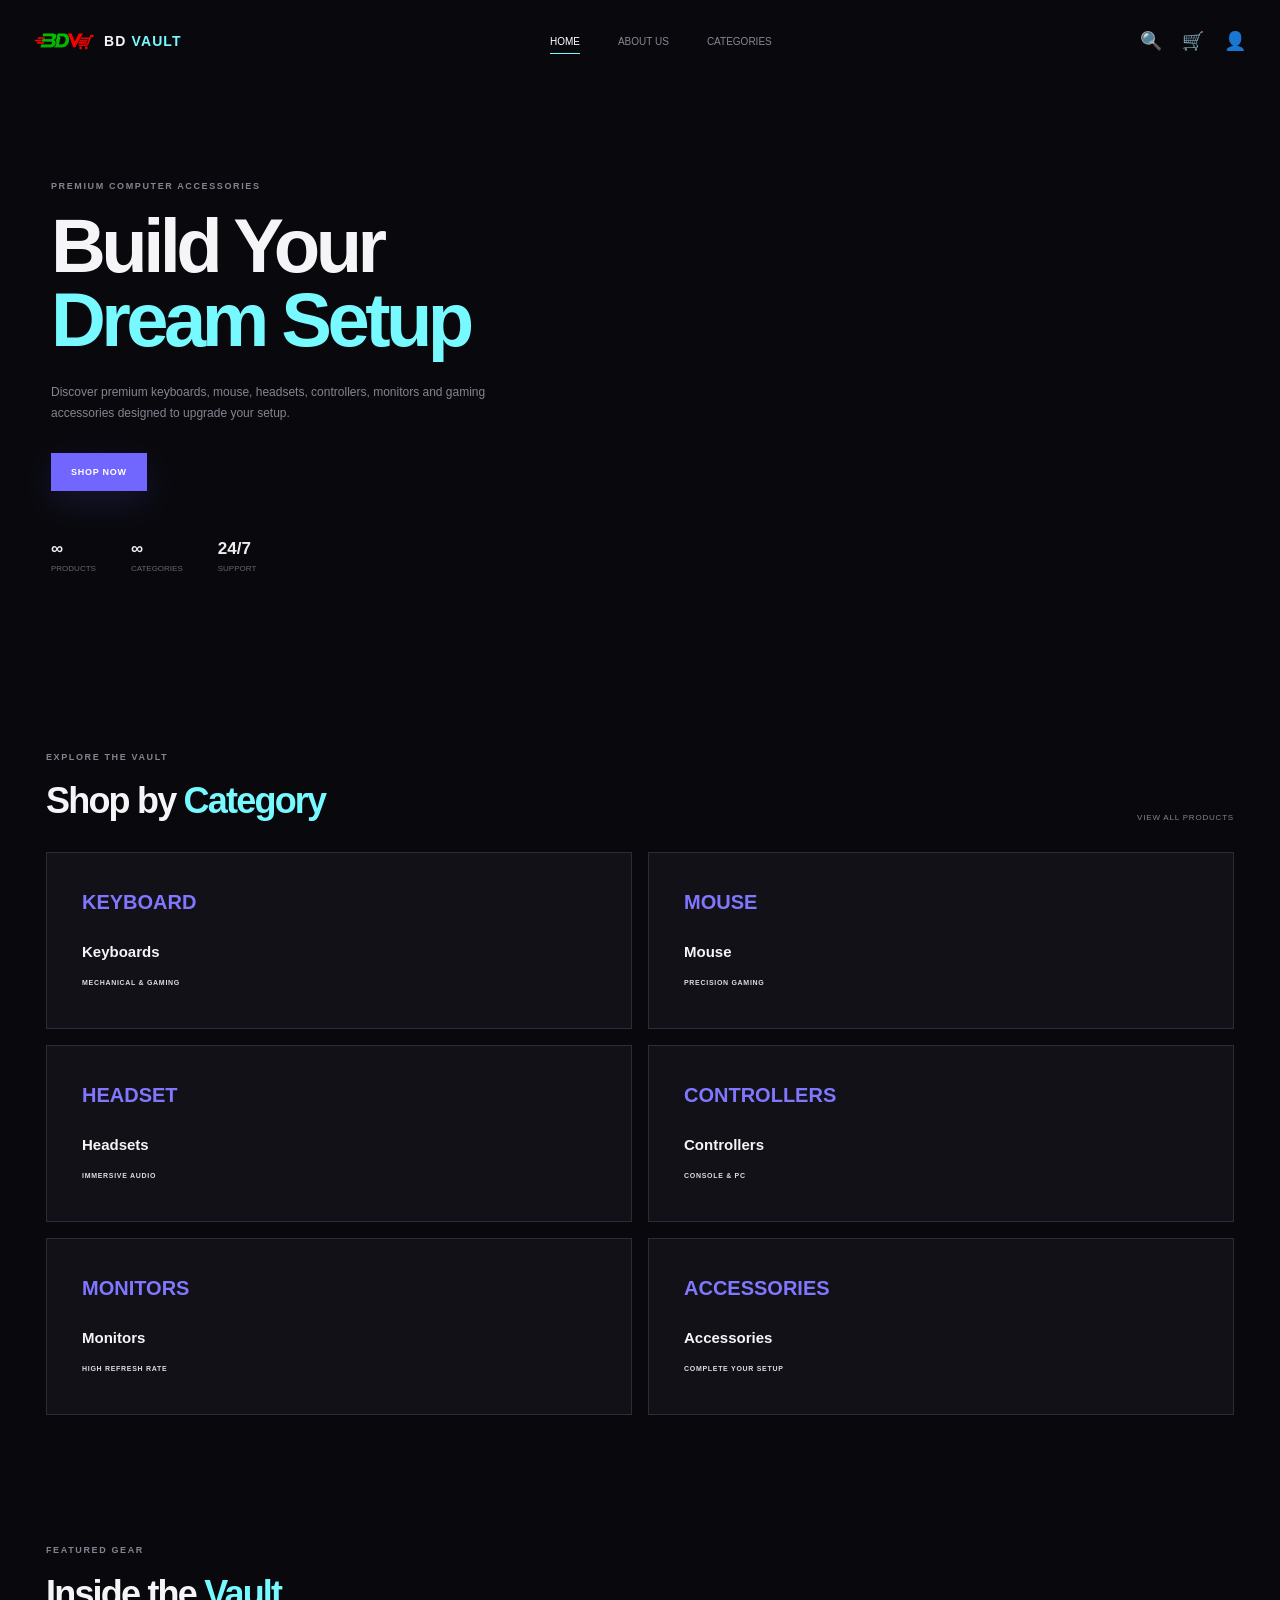
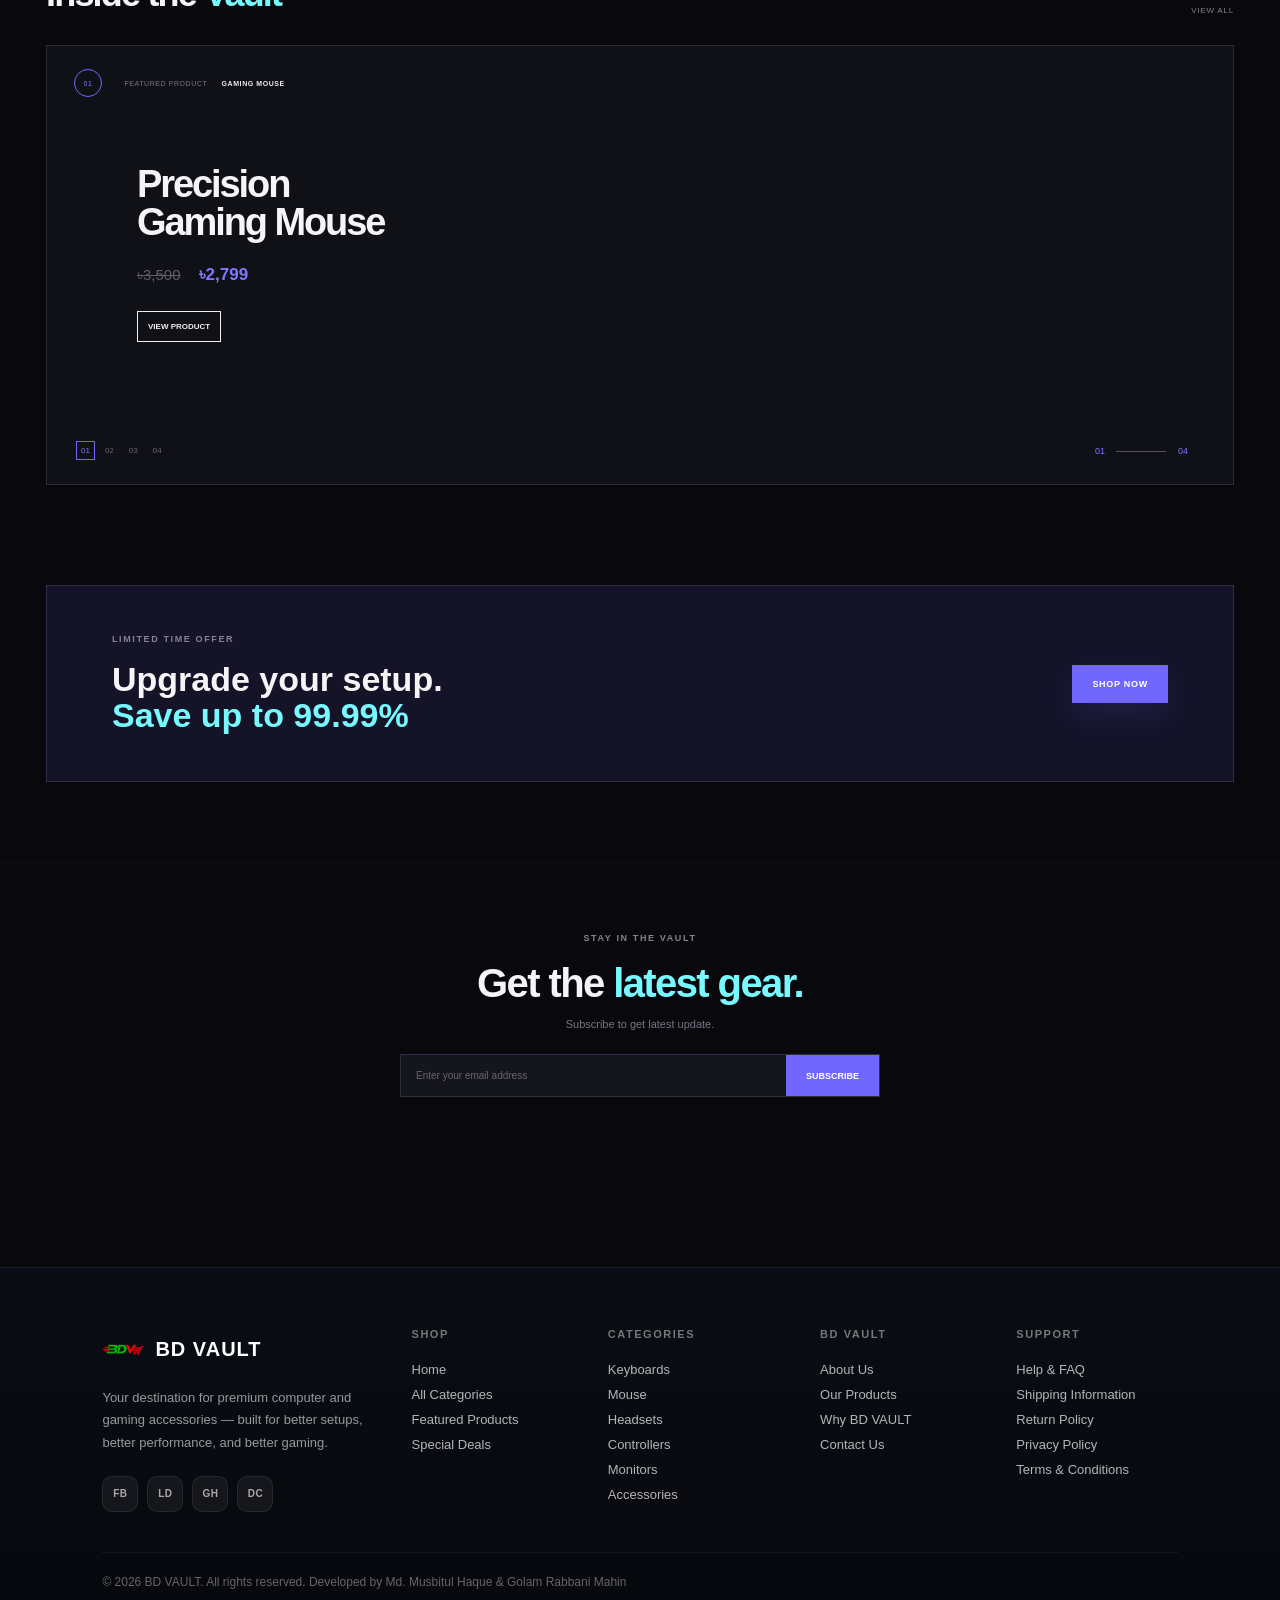
<file: index.html>
<!DOCTYPE html>
<html lang="en">

    <head>
        <meta charset="UTF-8">
        <meta name="viewport" content="width=device-width, initial-scale=1.0">
        <title>BD VAULT</title>
        <link rel="stylesheet" href="style.css">
    </head>

    <body>

        <!-- =========================================================
         HEADER
    ========================================================== -->

        <header class="header">

            <!-- LOGO -->
            <a href="index.html" class="logo">

                <img class="logo-mark" src="Image/logo.png" alt>

                <span>
                    BD <span>VAULT</span>
                </span>

            </a>

            <!-- NAVIGATION -->
            <nav>

                <a href="index.html" class="active">HOME</a>

                <a href="about.html">ABOUT US</a>

                <a href="categories.html">CATEGORIES</a>

            </nav>

            <!-- HEADER ACTIONS -->
            <div class="actions">

                <!-- Search -->
                <a href title="Search Products">
                    &#128269;
                </a>

                <!-- Cart -->
                <a href class="cart" title="Shopping Cart">
                    &#128722;
                </a>
                
                <!-- Log -->
                <a href="login.html" title="Search Products">
                   &#128100;
                </a>

            </div>

        </header>

        <!-- =========================================================
         HERO SECTION
    ========================================================== -->

        <main>

            <section class="hero">

                <!-- HERO TEXT -->

                <div>

                    <p class="eyebrow">
                        PREMIUM COMPUTER ACCESSORIES
                    </p>

                    <h1>
                        Build Your
                        <em>Dream Setup</em>
                    </h1>

                    <p class="hero-text">

                        Discover premium keyboards, mouse, headsets,
                        controllers, monitors and gaming accessories
                        designed to upgrade your setup.

                    </p>

                    <!-- BUTTONS -->

                    <div class="buttons">

                        <a href class="primary">
                            SHOP NOW
                        </a>

                    </div>

                    <!-- STATS -->

                    <div class="stats">

                        <span>
                            <strong>&#x221E</strong>
                            PRODUCTS
                        </span>

                        <span>
                            <strong>&#x221E</strong>
                            CATEGORIES
                        </span>

                        <span>
                            <strong>24/7</strong>
                            SUPPORT
                        </span>

                    </div>

                </div>

            </section>

            <!-- =====================================================
             CATEGORIES
        ====================================================== -->

            <section class="section" id="categories">

                <div class="heading">

                    <div>

                        <p class="eyebrow">
                            EXPLORE THE VAULT
                        </p>

                        <h2>
                            Shop by <em>Category</em>
                        </h2>

                    </div>

                    <a href>
                        VIEW ALL PRODUCTS
                    </a>

                </div>

                <div class="categories">

                    <!-- KEYBOARDS -->

                    <a href="temp_product.html" class="cat">

                        <div>

                            <strong>
                                KeyBoard
                            </strong>

                            <h3>
                                Keyboards
                            </h3>

                            <span>
                                MECHANICAL & GAMING
                            </span>

                        </div>

                    </a>

                    <!-- MOUSE -->

                    <a href="temp_product.html" class="cat">

                        <div>

                            <strong>
                                Mouse
                            </strong>

                            <h3>
                                Mouse
                            </h3>

                            <span>
                                PRECISION GAMING
                            </span>

                        </div>

                    </a>

                    <!-- HEADSETS -->

                    <a href="temp_product.html" class="cat">

                        <div>

                            <strong>
                                Headset
                            </strong>

                            <h3>
                                Headsets
                            </h3>

                            <span>
                                IMMERSIVE AUDIO
                            </span>

                        </div>

                    </a>

                    <!-- CONTROLLERS -->

                    <a href="temp_product.html" class="cat">

                        <div>

                            <strong>
                                Controllers
                            </strong>

                            <h3>
                                Controllers
                            </h3>

                            <span>
                                CONSOLE & PC
                            </span>

                        </div>

                    </a>

                    <!-- MONITORS -->

                    <a href="temp_product.html" class="cat">

                        <div>

                            <strong>
                                Monitors
                            </strong>

                            <h3>
                                Monitors
                            </h3>

                            <span>
                                HIGH REFRESH RATE
                            </span>

                        </div>

                    </a>

                    <!-- ACCESSORIES -->

                    <a href="temp_product.html" class="cat">

                        <div>

                            <strong>
                                Accessories
                            </strong>

                            <h3>
                                Accessories
                            </h3>

                            <span>
                                COMPLETE YOUR SETUP
                            </span>

                        </div>

                    </a>

                </div>

            </section>

            <!-- =====================================================
             FEATURED PRODUCTS
             CSS-ONLY SLIDER
        ====================================================== -->

            <section class="section products">

                <div class="heading">

                    <div>

                        <p class="eyebrow">
                            FEATURED GEAR
                        </p>

                        <h2>
                            Inside the <em>Vault</em>
                        </h2>

                    </div>

                    <a href="temp_product.html">
                        VIEW ALL
                    </a>

                </div>

                <div class="slider">

                    <!-- RADIO BUTTONS -->

                    <input
                        type="radio"
                        name="product-slider"
                        id="one"
                        class="one"
                        checked>

                    <input
                        type="radio"
                        name="product-slider"
                        id="two"
                        class="two">

                    <input
                        type="radio"
                        name="product-slider"
                        id="three"
                        class="three">

                    <input
                        type="radio"
                        name="product-slider"
                        id="four"
                        class="four">

                    <!-- =================================================
                     PRODUCT 1
                ================================================== -->

                    <div class="slide s1">

                        <div class="mini">

                            <span>01</span>

                            FEATURED PRODUCT

                            <b>
                                GAMING MOUSE
                            </b>

                        </div>

                        <div class="copy">

                            <h2>
                                Precision<br>
                                Gaming Mouse
                            </h2>

                            <div class="price">

                                <del>
                                    ৳3,500
                                </del>

                                <b>
                                    ৳2,799
                                </b>

                            </div>
                            <a href="temp_product.html" class="add">
                                VIEW PRODUCT
                            </a>

                        </div>

                        <div class="product-img">

                            <!--!!! Product Image -->

                        </div>

                        <div class="slide-no">

                            01

                            <i></i>

                            04

                        </div>

                    </div>

                    <!-- =================================================
                     PRODUCT 2
                ================================================== -->

                    <div class="slide s2">

                        <div class="mini">

                            <span>02</span>

                            FEATURED PRODUCT

                            <b>
                                GAMING HEADSET
                            </b>

                        </div>

                        <div class="copy">

                            <h2>
                                Immersive<br>
                                Gaming Headset
                            </h2>

                            <div class="price">

                                <del>
                                    ৳6,000
                                </del>

                                <b>
                                    ৳4,999
                                </b>

                            </div>

                            <a href="temp_product.html" class="add">
                                VIEW PRODUCT
                            </a>

                        </div>

                        <div class="product-img">

                            <!--!!! Product Image -->

                        </div>

                        <div class="slide-no">

                            02

                            <i></i>

                            04

                        </div>

                    </div>

                    <!-- =================================================
                     PRODUCT 3
                ================================================== -->

                    <div class="slide s3">

                        <div class="mini">

                            <span>03</span>

                            FEATURED PRODUCT

                            <b>
                                MECHANICAL KEYBOARD
                            </b>

                        </div>

                        <div class="copy">

                            <h2>
                                Mechanical<br>
                                RGB Keyboard
                            </h2>

                            <div class="price">

                                <del>
                                    ৳7,500
                                </del>

                                <b>
                                    ৳5,999
                                </b>

                            </div>

                            <a href="temp_product.html" class="add">
                                VIEW PRODUCT
                            </a>

                        </div>

                        <div class="product-img">

                            <!--!!! Product Image -->

                        </div>

                        <div class="slide-no">

                            03

                            <i></i>

                            04

                        </div>

                    </div>

                    <!-- =================================================
                     PRODUCT 4
                ================================================== -->

                    <div class="slide s4">

                        <div class="mini">

                            <span>04</span>

                            FEATURED PRODUCT

                            <b>
                                GAMING MONITOR
                            </b>

                        </div>

                        <div class="copy">

                            <h2>
                                High Refresh<br>
                                Gaming Monitor
                            </h2>

                            <div class="price">

                                <del>
                                    ৳32,000
                                </del>

                                <b>
                                    ৳27,999
                                </b>

                            </div>

                            <a href="temp_product.html" class="add">
                                VIEW PRODUCT
                            </a>

                        </div>

                        <div class="product-img">

                            <!--!!! Product Image -->

                        </div>

                        <div class="slide-no">

                            04

                            <i></i>

                            04

                        </div>

                    </div>

                    <!-- =================================================
                     SLIDER DOTS
                ================================================== -->

                    <div class="dots">

                        <label for="one">
                            01
                        </label>

                        <label for="two">
                            02
                        </label>

                        <label for="three">
                            03
                        </label>

                        <label for="four">
                            04
                        </label>

                    </div>

                </div>

            </section>

            <!-- =====================================================
             DEAL SECTION
        ====================================================== -->

            <section class="deal" id="deals">

                <div>

                    <p class="eyebrow">
                        LIMITED TIME OFFER
                    </p>

                    <h2>
                        Upgrade your setup.<br>
                        <em>Save up to 99.99%</em>
                    </h2>

                </div>

                <a href="temp_product.html" class="primary">
                    SHOP NOW
                </a>

            </section>

            <!-- =====================================================
             NEWSLETTER
        ====================================================== -->

            <section class="newsletter">

                <p class="eyebrow">
                    STAY IN THE VAULT
                </p>

                <h2>
                    Get the <em>latest gear.</em>
                </h2>

                <p>
                    Subscribe to get latest update.
                </p>

                <form action>

                    <input
                        type="email"
                        placeholder="Enter your email address"
                        aria-label="Email Address"
                        required>

                    <button type="submit">
                        SUBSCRIBE
                    </button>

                </form>

            </section>

        </main>

        <!-- =========================================================
         FOOTER
    ========================================================== -->

<footer class="lfoot">

    <div class="wrap">

        <div class="lfoot-grid">

            <!-- Brand -->
            <div class="lfoot-brand">

                <a class="brand" href="index.html">

                    <img src="Image/logo.png" alt="BD VAULT">

                    <span>BD VAULT</span>

                </a>

                <p>
                    Your destination for premium computer and
                    gaming accessories — built for better setups,
                    better performance, and better gaming.
                </p>

                <div class="soc-row">

                    <a class="soc" href="https://www.facebook.com/musbitul.haque.2025/">FB</a>

                    <a class="soc" href="https://www.linkedin.com/in/musbitul-nafis-883a653a2/">LD</a>

                    <a class="soc" href="https://github.com/nafis-ms">GH</a>

                    <a class="soc" href="https://discord.gg/ZAzrAZVfnT">DC</a>

                </div>

            </div>


            <!-- Shop -->
            <div>

                <h5>Shop</h5>

                <a href="index.html">Home</a>

                <a href="categories.html">All Categories</a>

                <a href="categories.html">Featured Products</a>

                <a href="categories.html">Special Deals</a>

            </div>


            <!-- Categories -->
            <div>

                <h5>Categories</h5>

                <a href="temp_product.html">Keyboards</a>

                <a href="temp_product.html">Mouse</a>

                <a href="temp_product.html">Headsets</a>

                <a href="temp_product.html">Controllers</a>

                <a href="temp_product.html">Monitors</a>

                <a href="temp_product.html">Accessories</a>

            </div>


            <!-- BD VAULT -->
            <div>

                <h5>BD VAULT</h5>

                <a href="about.html">About Us</a>

                <a href="categories.html">Our Products</a>

                <a href="about.html">Why BD VAULT</a>

                <a href="about.html">Contact Us</a>

            </div>


            <!-- Support -->
            <div>

                <h5>Support</h5>

                <a href="#">Help & FAQ</a>

                <a href="#">Shipping Information</a>

                <a href="#">Return Policy</a>

                <a href="#">Privacy Policy</a>

                <a href="#">Terms & Conditions</a>

            </div>

        </div>


        <!-- Bottom -->

        <div class="lfoot-bot">

            <span>
                © 2026 BD VAULT. All rights reserved.    Developed by Md. Musbitul Haque & Golam Rabbani Mahin
            </span>

        </div>

    </div>

</footer>


    </body>

</html>
</file>
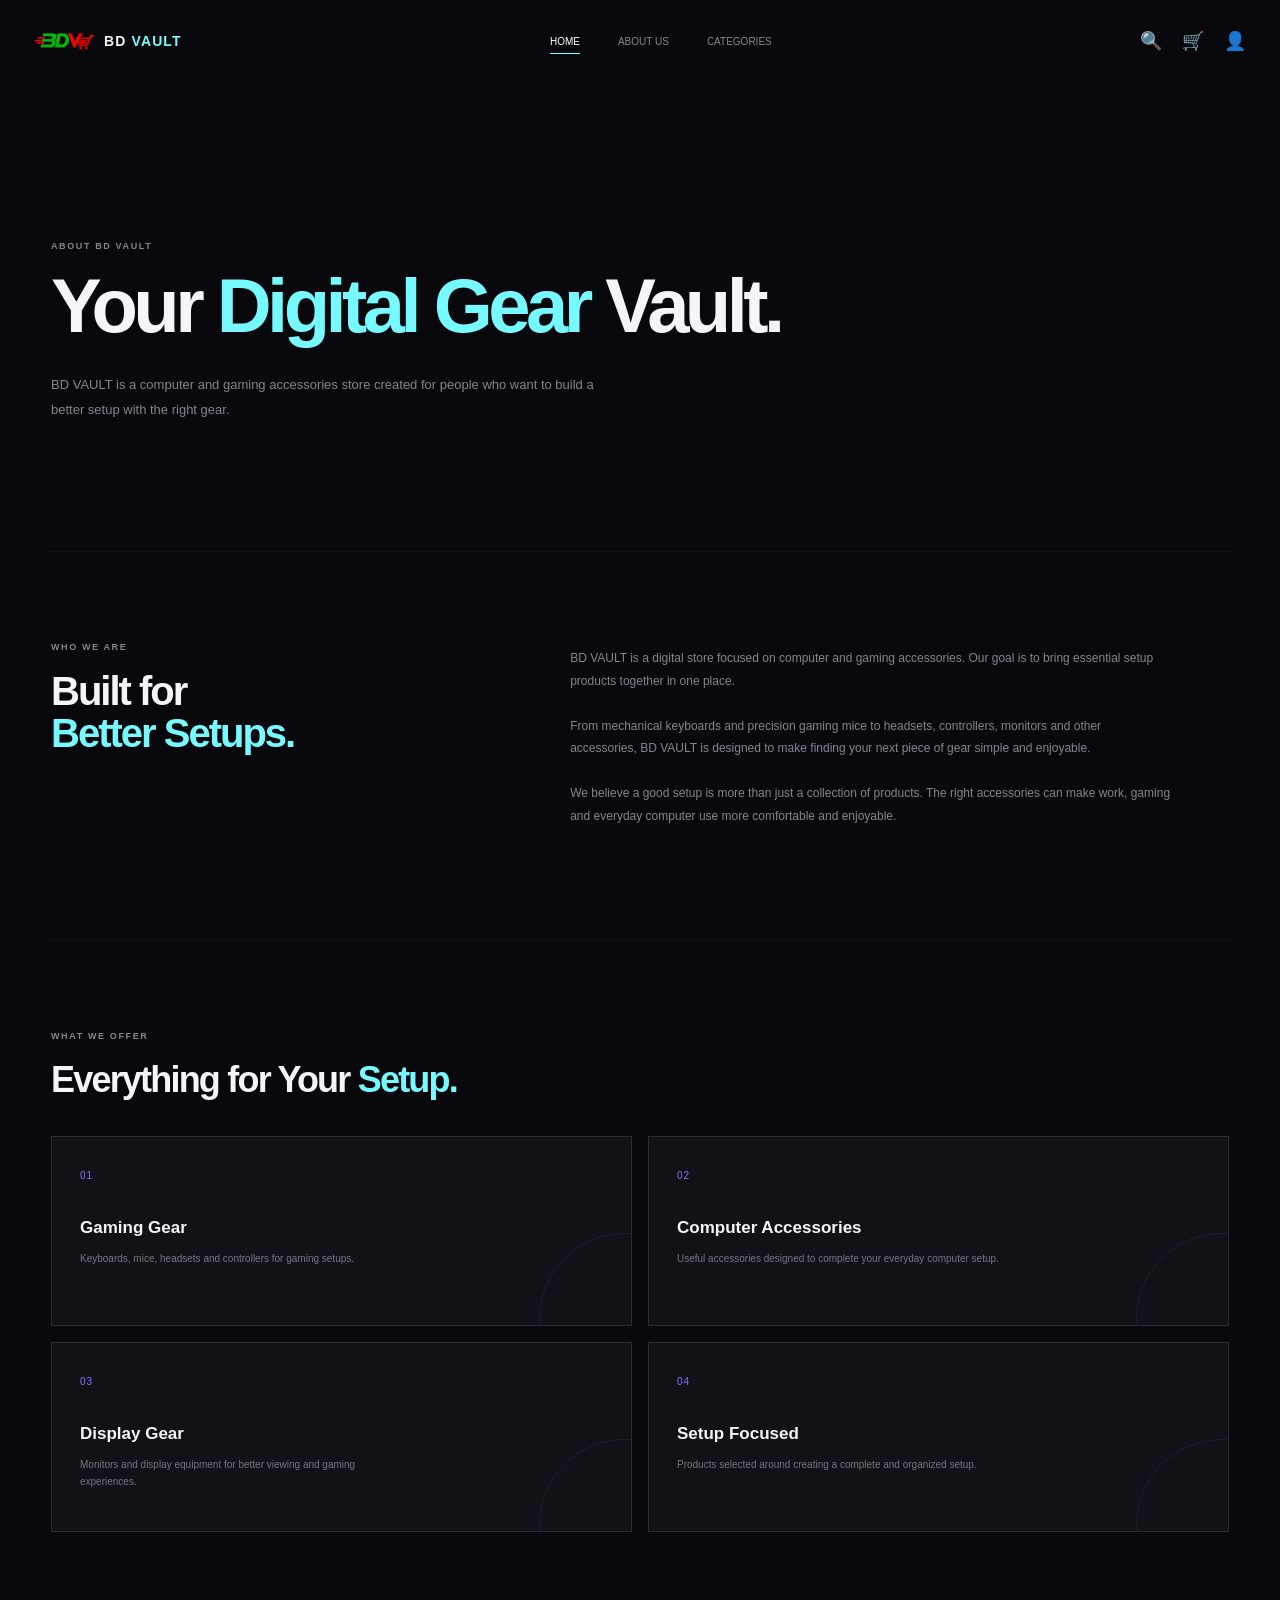
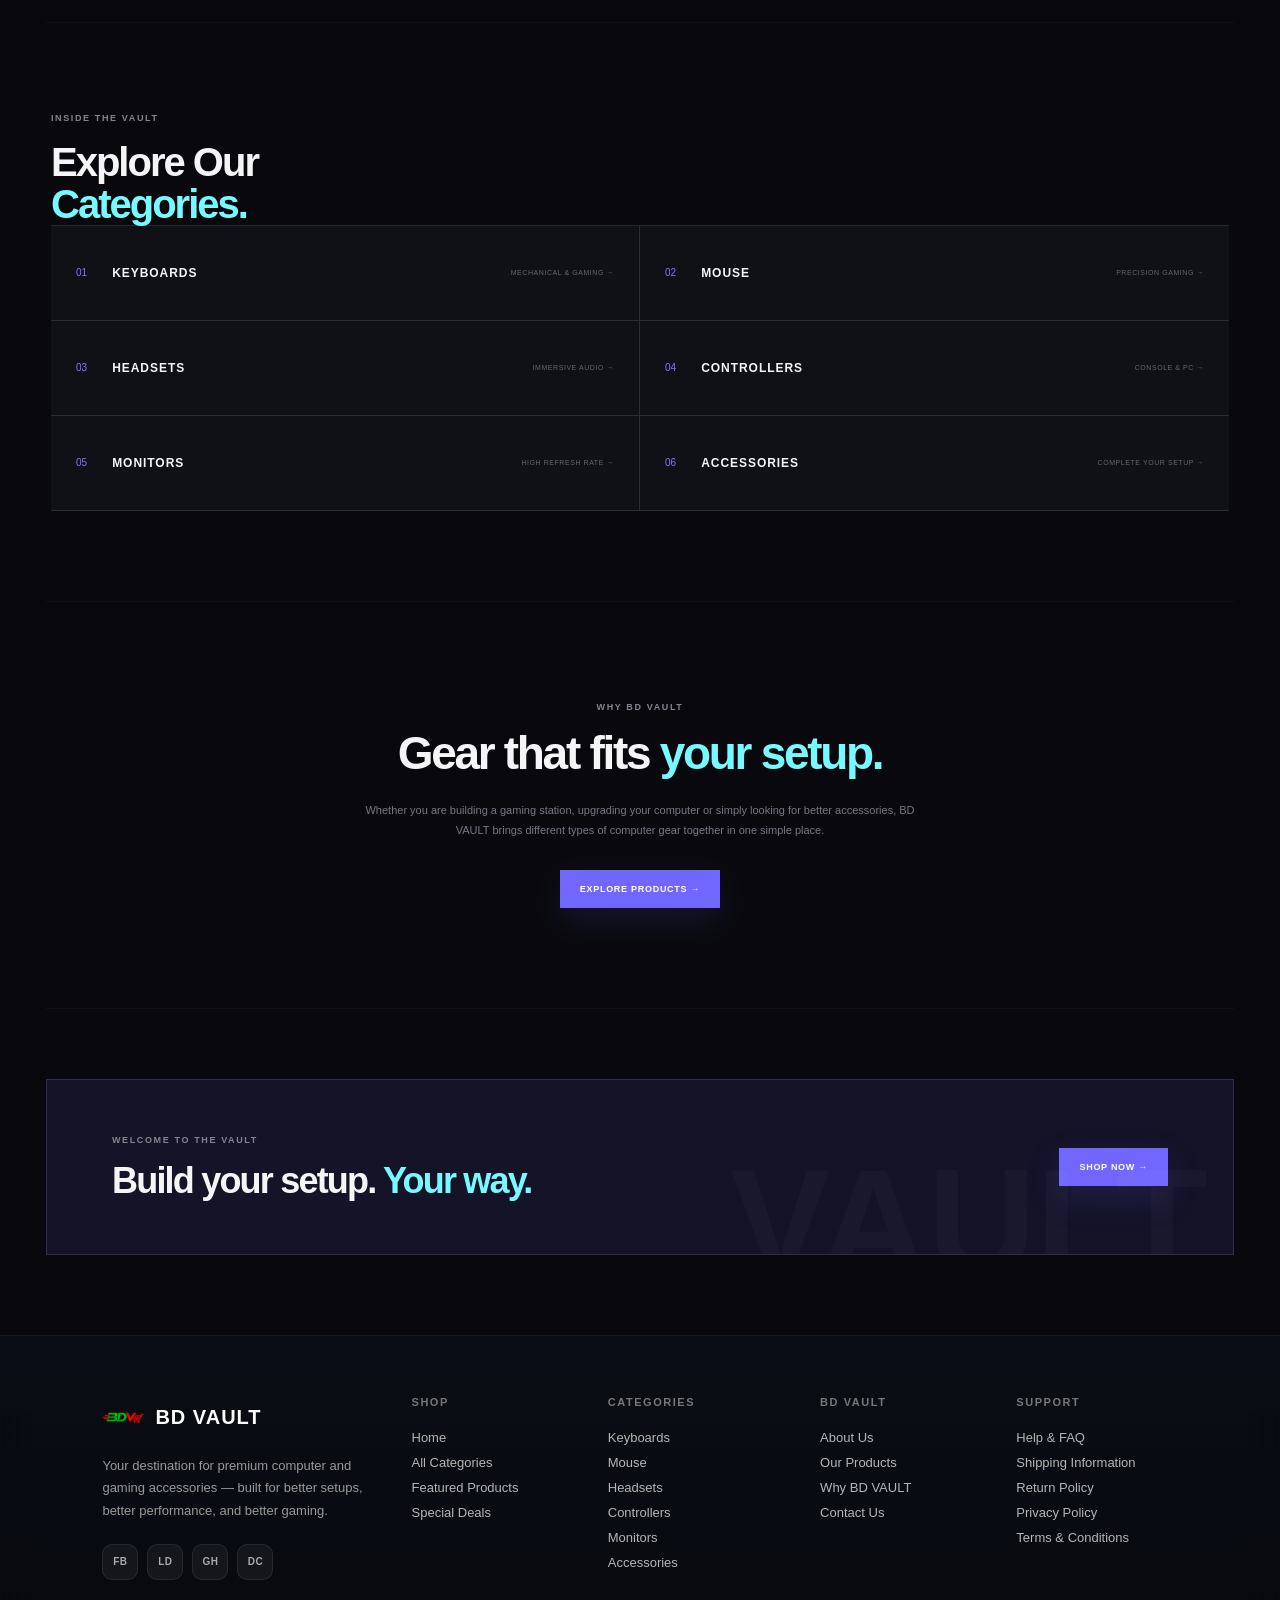
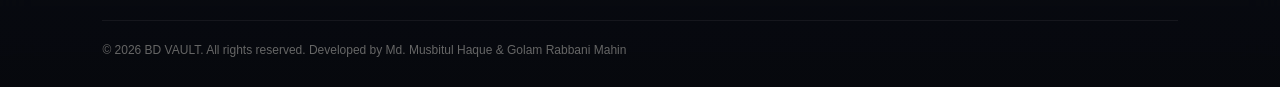
<file: about.html>
<!DOCTYPE html>
<html lang="en">

<head>

    <meta charset="UTF-8">
    <meta name="viewport" content="width=device-width, initial-scale=1.0">

    <title>BD VAULT</title>

    <link rel="stylesheet" href="style.css">

</head>


<body>

    <header class="header">

            <!-- LOGO -->
            <a href="index.html" class="logo">

                <img class="logo-mark" src="Image/logo.png" alt>

                <span>
                    BD <span>VAULT</span>
                </span>

            </a>

            <!-- NAVIGATION -->
            <nav>

                <a href="index.html" class="active">HOME</a>

                <a href="about.html">ABOUT US</a>

                <a href="categories.html">CATEGORIES</a>

            </nav>

            <!-- HEADER ACTIONS -->
            <div class="actions">

                <!-- Search -->
                <a href title="Search Products">
                    &#128269;
                </a>

                <!-- Cart -->
                <a href class="cart" title="Shopping Cart">
                    &#128722;
                </a>
                
                <!-- Log -->
                <a href="login.html" title="Search Products">
                   &#128100;
                </a>

            </div>

        </header>



    <!-- =========================================================
         ABOUT US HERO
    ========================================================== -->

    <main>


        <section class="about-hero">

            <p class="eyebrow">
                ABOUT BD VAULT
            </p>


            <h1>
                Your
                <em>Digital Gear</em>
                Vault.
            </h1>


            <p class="about-intro">

                BD VAULT is a computer and gaming accessories
                store created for people who want to build a
                better setup with the right gear.

            </p>

        </section>



        <!-- =====================================================
             OUR STORY
        ====================================================== -->

        <section class="about-section">

            <div class="about-title">

                <p class="eyebrow">
                    WHO WE ARE
                </p>

                <h2>
                    Built for
                    <em>Better Setups.</em>
                </h2>

            </div>


            <div class="about-text">

                <p>

                    BD VAULT is a digital store focused on
                    computer and gaming accessories. Our goal
                    is to bring essential setup products
                    together in one place.

                </p>


                <p>

                    From mechanical keyboards and precision
                    gaming mice to headsets, controllers,
                    monitors and other accessories, BD VAULT
                    is designed to make finding your next
                    piece of gear simple and enjoyable.

                </p>


                <p>

                    We believe a good setup is more than just
                    a collection of products. The right
                    accessories can make work, gaming and
                    everyday computer use more comfortable
                    and enjoyable.

                </p>

            </div>

        </section>



        <!-- =====================================================
             WHAT WE OFFER
        ====================================================== -->

        <section class="about-section offer-section">

            <div class="heading">

                <div>

                    <p class="eyebrow">
                        WHAT WE OFFER
                    </p>

                    <h2>
                        Everything for Your
                        <em>Setup.</em>
                    </h2>

                </div>

            </div>


            <div class="about-cards">


                <!-- CARD 01 -->

                <div class="about-card">

                    <span>
                        01
                    </span>

                    <h3>
                        Gaming Gear
                    </h3>

                    <p>
                        Keyboards, mice, headsets and
                        controllers for gaming setups.
                    </p>

                </div>


                <!-- CARD 02 -->

                <div class="about-card">

                    <span>
                        02
                    </span>

                    <h3>
                        Computer Accessories
                    </h3>

                    <p>
                        Useful accessories designed to
                        complete your everyday computer setup.
                    </p>

                </div>


                <!-- CARD 03 -->

                <div class="about-card">

                    <span>
                        03
                    </span>

                    <h3>
                        Display Gear
                    </h3>

                    <p>
                        Monitors and display equipment for
                        better viewing and gaming experiences.
                    </p>

                </div>


                <!-- CARD 04 -->

                <div class="about-card">

                    <span>
                        04
                    </span>

                    <h3>
                        Setup Focused
                    </h3>

                    <p>
                        Products selected around creating a
                        complete and organized setup.
                    </p>

                </div>

            </div>

        </section>



        <!-- =====================================================
             OUR CATEGORIES
        ====================================================== -->

        <section class="about-section categories-about">

            <div class="about-title">

                <p class="eyebrow">
                    INSIDE THE VAULT
                </p>

                <h2>
                    Explore Our
                    <em>Categories.</em>
                </h2>

            </div>


            <div class="category-list">

                <a href="keyboards.html">
                    <span>01</span>
                    <strong>KEYBOARDS</strong>
                    <small>MECHANICAL & GAMING →</small>
                </a>


                <a href="mouse.html">
                    <span>02</span>
                    <strong>MOUSE</strong>
                    <small>PRECISION GAMING →</small>
                </a>


                <a href="headsets.html">
                    <span>03</span>
                    <strong>HEADSETS</strong>
                    <small>IMMERSIVE AUDIO →</small>
                </a>


                <a href="controllers.html">
                    <span>04</span>
                    <strong>CONTROLLERS</strong>
                    <small>CONSOLE & PC →</small>
                </a>


                <a href="monitors.html">
                    <span>05</span>
                    <strong>MONITORS</strong>
                    <small>HIGH REFRESH RATE →</small>
                </a>


                <a href="accessories.html">
                    <span>06</span>
                    <strong>ACCESSORIES</strong>
                    <small>COMPLETE YOUR SETUP →</small>
                </a>

            </div>

        </section>



        <!-- =====================================================
             WHY BD VAULT
        ====================================================== -->

        <section class="why-section">

            <p class="eyebrow">
                WHY BD VAULT
            </p>


            <h2>
                Gear that fits
                <em>your setup.</em>
            </h2>


            <p>

                Whether you are building a gaming station,
                upgrading your computer or simply looking
                for better accessories, BD VAULT brings
                different types of computer gear together
                in one simple place.

            </p>


            <a href="products.html" class="primary">
                EXPLORE PRODUCTS →
            </a>

        </section>



        <!-- =====================================================
             CALL TO ACTION
        ====================================================== -->

        <section class="about-cta">

            <div>

                <p class="eyebrow">
                    WELCOME TO THE VAULT
                </p>

                <h2>
                    Build your setup.
                    <em>Your way.</em>
                </h2>

            </div>


            <a
                href="products.html"
                class="primary">

                SHOP NOW →

            </a>

        </section>


    </main>



    <!-- =========================================================
         FOOTER
    ========================================================== -->

    <footer class="lfoot">

    <div class="wrap">

        <div class="lfoot-grid">

            <!-- Brand -->
            <div class="lfoot-brand">

                <a class="brand" href="index.html">

                    <img src="Image/logo.png" alt="BD VAULT">

                    <span>BD VAULT</span>

                </a>

                <p>
                    Your destination for premium computer and
                    gaming accessories — built for better setups,
                    better performance, and better gaming.
                </p>

                <div class="soc-row">

                    <a class="soc" href="https://www.facebook.com/musbitul.haque.2025/">FB</a>

                    <a class="soc" href="https://www.linkedin.com/in/musbitul-nafis-883a653a2/">LD</a>

                    <a class="soc" href="https://github.com/nafis-ms">GH</a>

                    <a class="soc" href="https://discord.gg/ZAzrAZVfnT">DC</a>

                </div>

            </div>


            <!-- Shop -->
            <div>

                <h5>Shop</h5>

                <a href="index.html">Home</a>

                <a href="categories.html">All Categories</a>

                <a href="categories.html">Featured Products</a>

                <a href="categories.html">Special Deals</a>

            </div>


            <!-- Categories -->
            <div>

                <h5>Categories</h5>

                <a href="temp_product.html">Keyboards</a>

                <a href="temp_product.html">Mouse</a>

                <a href="temp_product.html">Headsets</a>

                <a href="temp_product.html">Controllers</a>

                <a href="temp_product.html">Monitors</a>

                <a href="temp_product.html">Accessories</a>

            </div>


            <!-- BD VAULT -->
            <div>

                <h5>BD VAULT</h5>

                <a href="about.html">About Us</a>

                <a href="categories.html">Our Products</a>

                <a href="about.html">Why BD VAULT</a>

                <a href="about.html">Contact Us</a>

            </div>


            <!-- Support -->
            <div>

                <h5>Support</h5>

                <a href="#">Help & FAQ</a>

                <a href="#">Shipping Information</a>

                <a href="#">Return Policy</a>

                <a href="#">Privacy Policy</a>

                <a href="#">Terms & Conditions</a>

            </div>

        </div>


        <!-- Bottom -->

        <div class="lfoot-bot">

            <span>
                © 2026 BD VAULT. All rights reserved.    Developed by Md. Musbitul Haque & Golam Rabbani Mahin
            </span>

        </div>

    </div>

</footer>


</body>

</html>
</file>
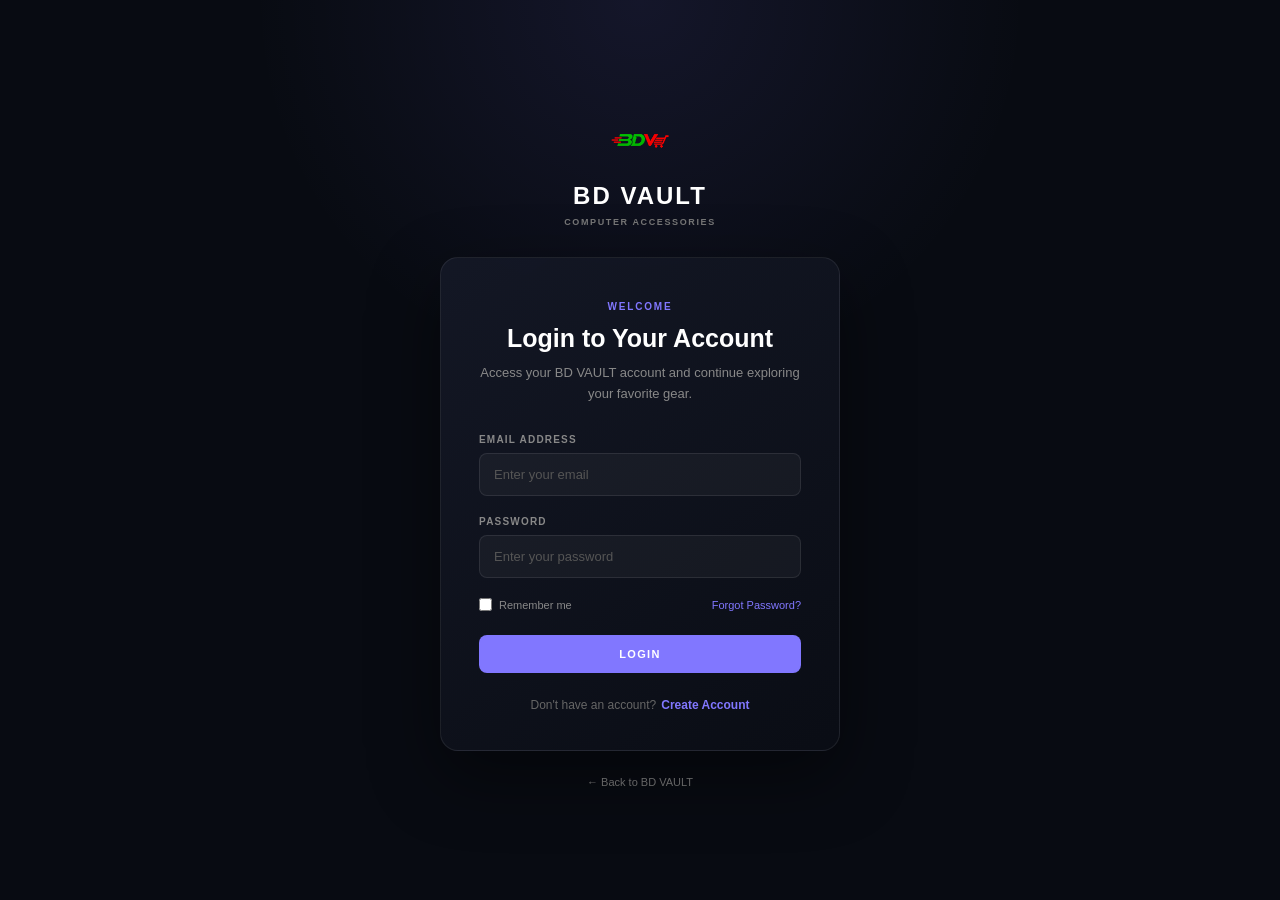
<file: login.html>
<!DOCTYPE html>
<html lang="en">

<head>
    <meta charset="UTF-8">
    <meta name="viewport" content="width=device-width, initial-scale=1.0">

    <title>Login | BD VAULT</title>

    <link rel="stylesheet" href="style.css">
</head>

<body class="login-body">

    <!-- ================= LOGIN PAGE ================= -->

    <div class="login-page">

        <!-- Logo -->
        <div class="login-logo">

            <a href="index.html">
                <img src="Image/logo.png" alt="BD VAULT">
            </a>

            <h1>BD VAULT</h1>

            <p>COMPUTER ACCESSORIES</p>

        </div>


        <!-- Login Card -->
        <div class="login-card">

            <div class="login-heading">

                <span>WELCOME</span>

                <h2>Login to Your Account</h2>

                <p>
                    Access your BD VAULT account and continue
                    exploring your favorite gear.
                </p>

            </div>


            <!-- Login Form -->
            <form>

                <div class="login-input">

                    <label for="email">EMAIL ADDRESS</label>

                    <input
                        type="email"
                        id="email"
                        placeholder="Enter your email"
                        required
                    >

                </div>


                <div class="login-input">

                    <label for="password">PASSWORD</label>

                    <input
                        type="password"
                        id="password"
                        placeholder="Enter your password"
                        required
                    >

                </div>


                <div class="login-options">

                    <label class="remember">
                        <input type="checkbox">
                        <span>Remember me</span>
                    </label>

                    <a href="#">Forgot Password?</a>

                </div>


                <button type="submit" class="login-button">
                    LOGIN
                </button>

            </form>


            <!-- Register -->
            <div class="register-text">

                <span>Don't have an account?</span>

                <a href="register.html">Create Account</a>

            </div>

        </div>


        <!-- Back to Home -->
        <a href="index.html" class="back-home">
            ← Back to BD VAULT
        </a>

    </div>

</body>

</html>
</file>
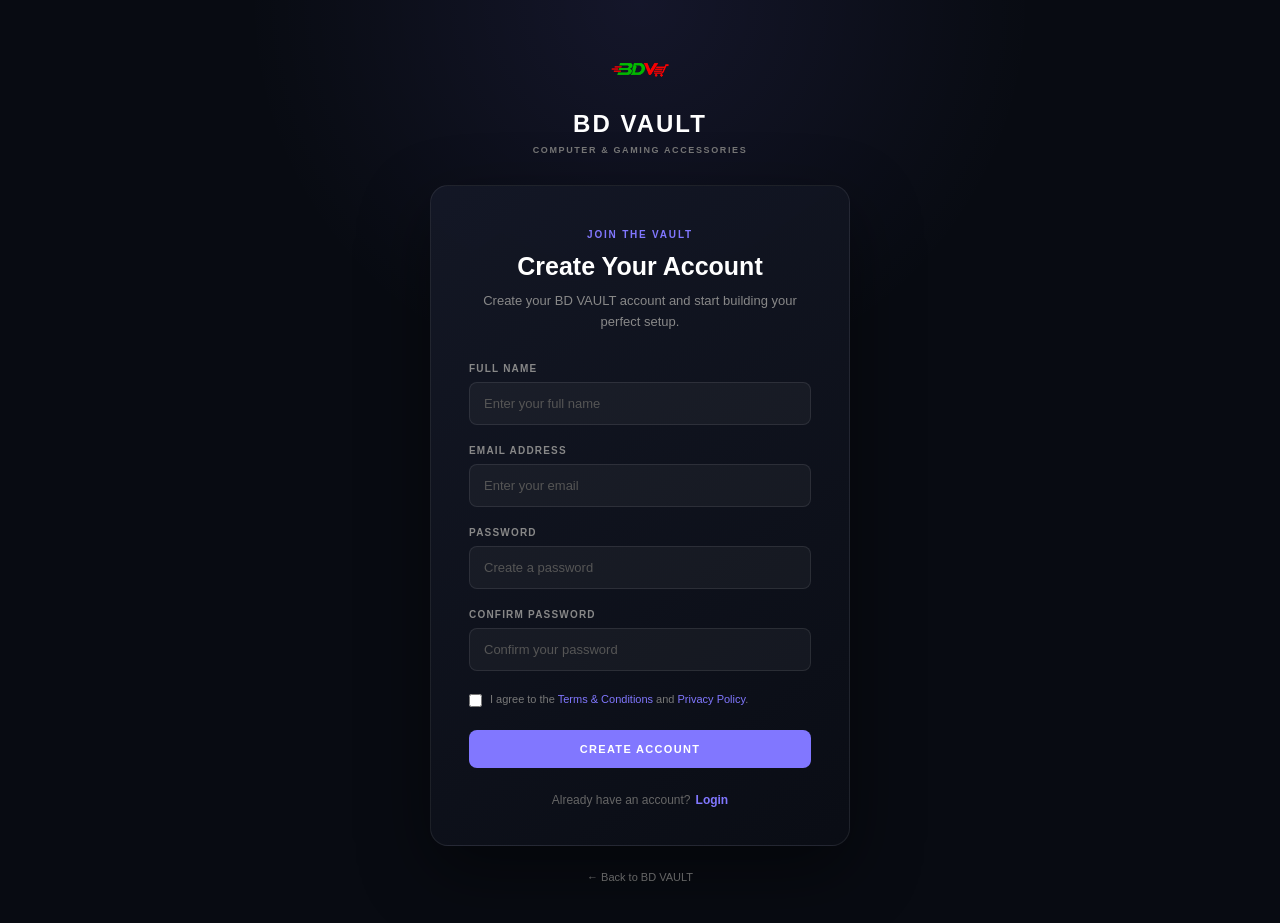
<file: register.html>
<!DOCTYPE html>
<html lang="en">

<head>
    <meta charset="UTF-8">
    <meta name="viewport" content="width=device-width, initial-scale=1.0">

    <title>Create Account | BD VAULT</title>

    <link rel="stylesheet" href="style.css">
</head>

<body class="login-body">

    <!-- ================= REGISTRATION PAGE ================= -->

    <div class="login-page">

        <!-- Logo -->
        <div class="login-logo">

            <a href="index.html">
                <img src="Image/logo.png" alt="BD VAULT">
            </a>

            <h1>BD VAULT</h1>

            <p>COMPUTER & GAMING ACCESSORIES</p>

        </div>


        <!-- Registration Card -->
        <div class="login-card register-card">

            <div class="login-heading">

                <span>JOIN THE VAULT</span>

                <h2>Create Your Account</h2>

                <p>
                    Create your BD VAULT account and start building
                    your perfect setup.
                </p>

            </div>


            <!-- Registration Form -->
            <form>

                <!-- Full Name -->
                <div class="login-input">

                    <label for="name">FULL NAME</label>

                    <input
                        type="text"
                        id="name"
                        placeholder="Enter your full name"
                        required
                    >

                </div>


                <!-- Email -->
                <div class="login-input">

                    <label for="email">EMAIL ADDRESS</label>

                    <input
                        type="email"
                        id="email"
                        placeholder="Enter your email"
                        required
                    >

                </div>


                <!-- Password -->
                <div class="login-input">

                    <label for="password">PASSWORD</label>

                    <input
                        type="password"
                        id="password"
                        placeholder="Create a password"
                        required
                    >

                </div>


                <!-- Confirm Password -->
                <div class="login-input">

                    <label for="confirm-password">CONFIRM PASSWORD</label>

                    <input
                        type="password"
                        id="confirm-password"
                        placeholder="Confirm your password"
                        required
                    >

                </div>


                <!-- Terms -->
                <label class="register-terms">

                    <input type="checkbox" required>

                    <span>
                        I agree to the
                        <a href="#">Terms & Conditions</a>
                        and
                        <a href="#">Privacy Policy</a>.
                    </span>

                </label>


                <!-- Create Account Button -->
                <button type="submit" class="login-button">
                    CREATE ACCOUNT
                </button>

            </form>


            <!-- Login -->
            <div class="register-text">

                <span>Already have an account?</span>

                <a href="login.html">Login</a>

            </div>

        </div>


        <!-- Back to Home -->
        <a href="index.html" class="back-home">
            ← Back to BD VAULT
        </a>

    </div>

</body>

</html>
</file>
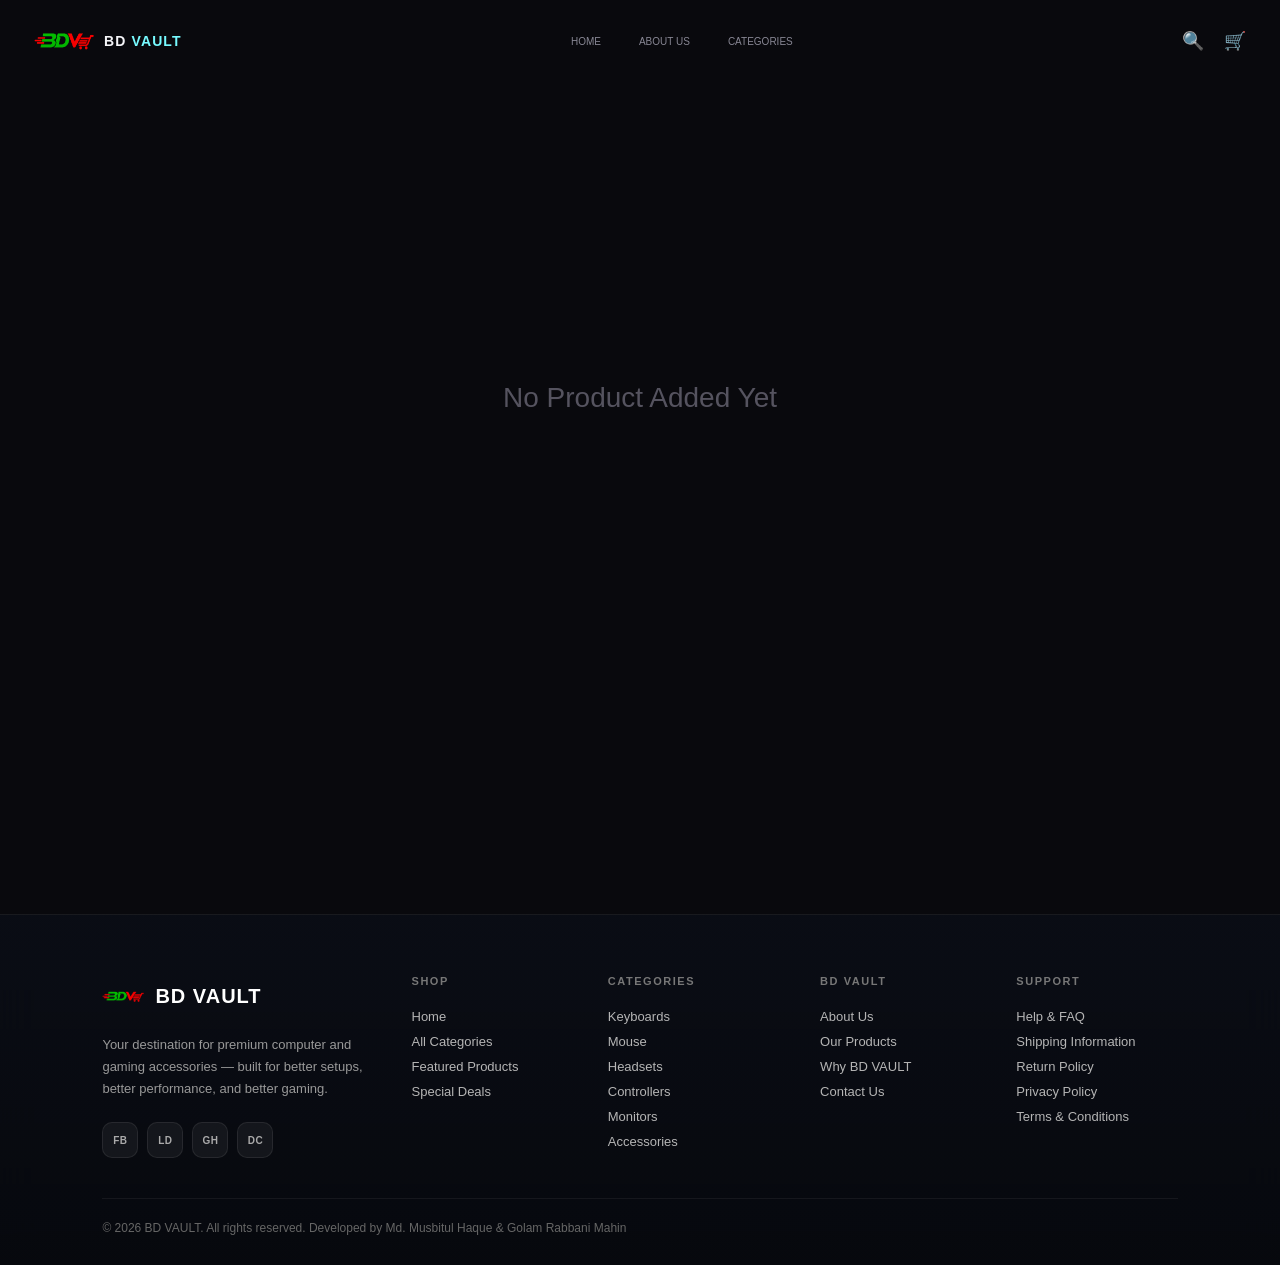
<file: temp_product.html>
<!DOCTYPE html>
<html lang="en">
<head>
    <meta charset="UTF-8">
    <meta name="viewport" content="width=device-width, initial-scale=1.0">
    <title>BD VAULT</title>
    <link rel="stylesheet" href="style.css">
</head>
<body>
    <!-- =========================================================
         HEADER
    ========================================================== -->

        <header class="header">

            <!-- LOGO -->
            <a href="index.html" class="logo">

                <img class="logo-mark" src="Image/logo.png" alt>

                <span>
                    BD <span>VAULT</span>
                </span>

            </a>

            <!-- NAVIGATION -->
            <nav>

                <a href="index.html" >HOME</a>

                <a href="about.html">ABOUT US</a>

                <a href="categories.html">CATEGORIES</a>

            </nav>

            <!-- HEADER ACTIONS -->
            <div class="actions">

                <!-- Search -->
                <a href title="Search Products">
                    &#128269;
                </a>

                <!-- Cart -->
                <a href class="cart" title="Shopping Cart">

                    &#128722;

                </a>

            </div>

        </header>
        <main class="empty_product">
            <p>No Product Added Yet</p>
        </main>
        
            <!-- =========================================================
         FOOTER
    ========================================================== -->

<footer class="lfoot">

    <div class="wrap">

        <div class="lfoot-grid">

            <!-- Brand -->
            <div class="lfoot-brand">

                <a class="brand" href="index.html">

                    <img src="Image/logo.png" alt="BD VAULT">

                    <span>BD VAULT</span>

                </a>

                <p>
                    Your destination for premium computer and
                    gaming accessories — built for better setups,
                    better performance, and better gaming.
                </p>

                <div class="soc-row">

                    <a class="soc" href="https://www.facebook.com/musbitul.haque.2025/">FB</a>

                    <a class="soc" href="https://www.linkedin.com/in/musbitul-nafis-883a653a2/">LD</a>

                    <a class="soc" href="https://github.com/nafis-ms">GH</a>

                    <a class="soc" href="https://discord.gg/ZAzrAZVfnT">DC</a>

                </div>

            </div>


            <!-- Shop -->
            <div>

                <h5>Shop</h5>

                <a href="index.html">Home</a>

                <a href="categories.html">All Categories</a>

                <a href="categories.html">Featured Products</a>

                <a href="categories.html">Special Deals</a>

            </div>


            <!-- Categories -->
            <div>

                <h5>Categories</h5>

                <a href="temp_product.html">Keyboards</a>

                <a href="temp_product.html">Mouse</a>

                <a href="temp_product.html">Headsets</a>

                <a href="temp_product.html">Controllers</a>

                <a href="temp_product.html">Monitors</a>

                <a href="temp_product.html">Accessories</a>

            </div>


            <!-- BD VAULT -->
            <div>

                <h5>BD VAULT</h5>

                <a href="about.html">About Us</a>

                <a href="categories.html">Our Products</a>

                <a href="about.html">Why BD VAULT</a>

                <a href="about.html">Contact Us</a>

            </div>


            <!-- Support -->
            <div>

                <h5>Support</h5>

                <a href="#">Help & FAQ</a>

                <a href="#">Shipping Information</a>

                <a href="#">Return Policy</a>

                <a href="#">Privacy Policy</a>

                <a href="#">Terms & Conditions</a>

            </div>

        </div>


        <!-- Bottom -->

        <div class="lfoot-bot">

            <span>
                © 2026 BD VAULT. All rights reserved.    Developed by Md. Musbitul Haque & Golam Rabbani Mahin
            </span>

        </div>

    </div>

</footer>
</body>
</html>
</file>
<file: style.css>
* {
  box-sizing: border-box;
  margin: 0;
  padding: 0;
}

html {
  scroll-behavior: smooth;
}

body {
  font-family: Arial, Helvetica, sans-serif;
  background: #09090d;
  color: #f5f5f8;
  overflow-x: hidden;
}

body::before {
  content: "";
  position: fixed;
  inset: 0;
  pointer-events: none;
  opacity: 0.035;
  z-index: 100;
}

a {
  text-decoration: none;
  color: inherit;
}

img {
  max-width: 100%;
}

button,
input {
  font-family: inherit;
}

.header {
  height: 82px;
  max-width: 1320px;

  margin: auto;
  padding: 0 34px;

  display: flex;
  align-items: center;
  justify-content: space-between;

  position: relative;
  z-index: 20;
}

.logo {
  display: flex;
  align-items: center;
  gap: 10px;

  font-size: 14px;
  font-weight: 800;

  letter-spacing: 0.08em;
}

.logo > span:last-child > span {
  color: #77faff;
}

.logo-mark {
  width: 60px;
  height: 34px;

  display: grid;
  place-items: center;

  font-size: 9px;
  font-weight: 800;

  color: #9188ff;
  letter-spacing: 0;
}

.header nav {
  display: flex;
  gap: 38px;

  font-size: 10px;

  color: #888794;
}

.header nav a {
  position: relative;
}

.header nav a::after {
  content: "";

  position: absolute;

  left: 0;
  bottom: -7px;

  width: 0;
  height: 1px;

  background: #77faff;
}

.header nav a:hover {
  color: #ffffff;
}

.header nav a:hover::after,
.header nav .active::after {
  width: 100%;
}

.header nav .active {
  color: #ffffff;
}

.actions {
  display: flex;
  align-items: center;

  gap: 20px;

  color: #9998a7;
}

.actions > a {
  font-size: 18px;
}

.actions > a:hover {
  color: #77faff;
}

.cart {
  position: relative;
}

.hero {
  max-width: 1188px;

  min-height: 590px;

  margin: auto;

  padding: 75px 5px;

  display: grid;

  grid-template-columns: 1fr 1fr;

  align-items: center;

  gap: 20px;
}

.eyebrow {
  font-size: 9px;

  letter-spacing: 0.18em;

  color: #858390;

  font-weight: 700;

  margin-bottom: 18px;
}

.hero h1 {
  font-size: 76px;

  line-height: 0.98;

  letter-spacing: -0.06em;

  max-width: 650px;
}

.hero h1 em {
  display: block;

  font-style: normal;

  color: #77faff;
}

.hero-text {
  color: #858490;

  max-width: 470px;

  font-size: 12px;

  line-height: 1.8;

  margin: 24px 0 28px;
}

.buttons {
  display: flex;

  gap: 20px;

  align-items: center;
}

.primary {
  display: inline-block;

  background: #7167ff;

  padding: 14px 20px;

  font-size: 9px;

  font-weight: 700;

  text-transform: uppercase;

  letter-spacing: 0.08em;

  color: #ffffff;

  box-shadow: 0 12px 35px #7167ff25;
}

.primary:hover {
  background: #8177ff;

  box-shadow: 0 15px 40px #7167ff40;
}

.stats {
  display: flex;

  gap: 35px;

  margin-top: 48px;
}

.stats span {
  font-size: 8px;

  color: #666572;

  text-transform: uppercase;

  display: flex;

  flex-direction: column;

  gap: 5px;
}

.stats strong {
  font-size: 17px;

  color: #eeeeee;

  text-transform: none;
}

.hero-art {
  height: 430px;

  position: relative;

  display: grid;

  place-items: center;
}

.hero-art .circle {
  position: absolute;

  width: 390px;
  height: 390px;

  border-radius: 50%;

  border: 1px solid #7167ff22;

  box-shadow: inset 0 0 80px #7167ff0d;
}

.hero-art .circle::after {
  content: "";

  position: absolute;

  inset: 35px;

  border: 1px dashed #7167ff25;

  border-radius: 50%;
}

.hero-art > img {
  width: 70%;
  height: 70%;

  object-fit: cover;

  border-radius: 50%;

  mix-blend-mode: screen;
}

.hero-art > small {
  position: absolute;

  top: 35px;
  right: 50px;

  color: #8177ff;

  font-size: 8px;

  letter-spacing: 0.18em;
}

.float {
  position: absolute;

  background: #15151eeb;

  border: 1px solid #77749945;

  padding: 14px 18px;

  font-size: 7px;

  color: #777684;

  backdrop-filter: blur(10px);

  z-index: 5;
}

.float strong {
  display: block;

  color: #8177ff;

  font-size: 17px;

  margin-top: 4px;
}

.float b {
  display: block;

  color: #eeeeee;

  font-size: 9px;

  margin-top: 9px;
}

.float.one {
  left: 0;
  bottom: 55px;
}

.float.two {
  right: 0;
  bottom: 20px;
}

.section {
  max-width: 1188px;

  margin: auto;

  padding: 80px 0;
}

.heading {
  display: flex;

  justify-content: space-between;

  align-items: end;

  margin-bottom: 30px;
}

.heading h2 {
  font-size: 36px;

  letter-spacing: -0.05em;
}

.heading h2 em {
  font-style: normal;

  color: #77faff;
}

.heading > a {
  font-size: 8px;

  color: #858390;

  letter-spacing: 0.1em;
}

.heading > a:hover {
  color: #77faff;
}

.categories {
  display: grid;

  grid-template-columns: 1fr 1fr;

  gap: 16px;
}

.cat {
  height: 177px;

  background: #111117;

  border: 1px solid #77749945;

  position: relative;

  overflow: hidden;
}

.cat:hover {
  border-color: #7167ff88;

  box-shadow: 0 15px 40px #00000050;
}

.cat > div {
  position: relative;

  z-index: 2;

  padding: 38px 35px;

  width: 60%;
}

.cat strong {
  font-size: 20px;
  text-transform: uppercase;
  color: #8177ff;
}

.cat h3 {
  font-size: 15px;

  margin: 29px 0 11px;
}

.cat span {
  font-size: 7px;

  font-weight: 700;

  letter-spacing: 0.1em;

  color: #dddddf;
}

.cat img {
  position: absolute;

  right: 0;
  top: 0;

  width: 55%;
  height: 100%;

  object-fit: cover;

  mix-blend-mode: screen;

  opacity: 0.85;
}

.cat label {
  position: absolute;

  left: 17px;
  bottom: -8px;

  font-size: 44px;

  font-weight: 800;

  color: #ffffff;

  opacity: 0.025;

  pointer-events: none;
}

.products {
  padding-top: 50px;
}

.slider {
  height: 440px;

  position: relative;
}

.slider > input {
  position: absolute;

  opacity: 0;

  pointer-events: none;
}

.slide {
  display: none;

  height: 440px;

  background: #101017;

  border: 1px solid #77749945;

  position: relative;

  overflow: hidden;
}

#one:checked ~ .s1,
#two:checked ~ .s2,
#three:checked ~ .s3,
#four:checked ~ .s4 {
  display: block;
}

#one:checked ~ .dots label[for="one"],
#two:checked ~ .dots label[for="two"],
#three:checked ~ .dots label[for="three"],
#four:checked ~ .dots label[for="four"] {
  color: #8177ff;

  border-color: #7167ff;
}

.mini {
  position: absolute;

  top: 23px;
  left: 27px;

  color: #777684;

  font-size: 7px;

  letter-spacing: 0.08em;
}

.mini span {
  display: inline-grid;

  place-items: center;

  width: 28px;
  height: 28px;

  border: 1px solid #7167ff;

  border-radius: 50%;

  color: #8177ff;

  margin-right: 20px;
}

.mini b {
  color: #eeeeee;

  margin-left: 12px;
}

.copy {
  position: absolute;

  left: 90px;

  top: 120px;

  z-index: 3;
}

.copy .eyebrow {
  margin-bottom: 14px;
}

.copy h2 {
  font-size: 38px;

  line-height: 0.99;

  letter-spacing: -0.055em;

  margin-bottom: 24px;
}

.price {
  display: flex;

  gap: 18px;

  align-items: center;

  margin-bottom: 30px;
}

.price del {
  color: #5f5e69;

  font-size: 15px;
}

.price b {
  color: #8177ff;

  font-size: 17px;
}

.add {
  font-size: 8px;

  font-weight: 700;

  color: #eeeeee;
  padding: 10px;
  border: 1px solid #eeeeee;
  color: #eeeeee;
}

.add:hover {
  padding: 10px;
  border: 1px solid #77faff;
  color: #77faff;
}

.product-img {
  position: absolute;

  right: 90px;

  top: 30px;

  width: 500px;
  height: 390px;

  display: grid;

  place-items: center;
}

.product-img > div {
  position: absolute;

  width: 290px;
  height: 290px;

  border: 1px solid #7167ff22;

  border-radius: 50%;

  box-shadow: 0 0 70px #7167ff0b;
}

.product-img img {
  position: relative;

  z-index: 2;

  width: 78%;
  height: 78%;

  object-fit: cover;

  mix-blend-mode: screen;

  mask-image: black;
}

.slide-no {
  position: absolute;

  right: 45px;

  bottom: 28px;

  font-size: 9px;

  color: #8177ff;
}

.slide-no i {
  display: inline-block;

  width: 50px;

  height: 1px;

  background: #55535f;

  margin: 0 9px;

  vertical-align: middle;
}

.dots {
  position: absolute;

  left: 30px;

  bottom: 25px;

  display: flex;

  gap: 5px;

  z-index: 5;
}

.dots label {
  cursor: pointer;

  font-size: 8px;

  color: #666572;

  border: 1px solid transparent;

  padding: 4px;
}

.dots label:hover {
  color: #ffffff;

  border-color: #7167ff;
}

.deal {
  max-width: 1188px;

  margin: 20px auto 80px;

  padding: 48px 65px;

  display: flex;

  align-items: center;

  justify-content: space-between;

  background: #7167ff1c;

  border: 1px solid #77749945;

  position: relative;

  overflow: hidden;
}

.deal::after {
  position: absolute;
  right: 40px;
  bottom: -55px;
  font-size: 170px;
  font-weight: 900;
  color: #ffffff;
  opacity: 0.018;
  pointer-events: none;
}

.deal h2 {
  font-size: 34px;

  line-height: 1.05;

  position: relative;

  z-index: 2;
}

.deal h2 em {
  font-style: normal;

  color: #77faff;
}

.newsletter {
  text-align: center;

  border-top: 1px solid #ffffff08;

  padding: 70px 20px 90px;
}

.newsletter h2 {
  font-size: 40px;

  margin-bottom: 12px;

  letter-spacing: -0.04em;
}

.newsletter h2 em {
  font-style: normal;

  color: #77faff;
}

.newsletter > p:not(.eyebrow) {
  color: #777684;

  font-size: 11px;

  margin-bottom: 24px;
}

.newsletter form {
  margin: auto;

  width: 480px;

  display: flex;

  background: #15151e;

  border: 1px solid #77749945;
}

.newsletter input {
  flex: 1;

  min-width: 0;

  background: transparent;

  border: 0;

  outline: 0;

  color: #ffffff;

  padding: 15px;

  font-size: 10px;
}

.newsletter input::placeholder {
  color: #666572;
}

.newsletter input:focus {
  background: #8a8a92;
  color: #111117;
}

.newsletter button {
  border: 0;

  background: #7167ff;

  color: #ffffff;

  padding: 0 20px;

  font-size: 9px;

  text-transform: uppercase;

  font-weight: 700;

  cursor: pointer;
}

.newsletter button:hover {
  background: #8177ff;
}

.about-hero {
  max-width: 1188px;
  min-height: 470px;

  margin: auto;
  padding: 110px 5px 80px;

  display: flex;
  flex-direction: column;
  justify-content: center;

  border-bottom: 1px solid #ffffff08;
}

.about-hero h1 {
  font-size: 76px;
  line-height: 0.98;

  letter-spacing: -0.06em;

  max-width: 800px;
}

.about-hero h1 em {
  font-style: normal;
  color: #77faff;
}

.about-intro {
  max-width: 570px;

  margin-top: 30px;

  color: #858490;

  font-size: 13px;
  line-height: 1.9;
}

.about-section {
  max-width: 1188px;

  margin: auto;

  padding: 90px 5px;

  display: grid;

  grid-template-columns: 0.8fr 1.2fr;

  gap: 80px;

  border-bottom: 1px solid #ffffff08;
}

.about-title h2 {
  font-size: 40px;

  line-height: 1.05;

  letter-spacing: -0.05em;
}

.about-title h2 em {
  display: block;

  font-style: normal;

  color: #77faff;
}

.about-text {
  padding-top: 5px;
}

.about-text p {
  color: #858490;

  font-size: 12px;

  line-height: 1.9;

  margin-bottom: 22px;

  max-width: 600px;
}

.offer-section {
  display: block;
}

.offer-section .heading {
  margin-bottom: 35px;
}

.about-cards {
  display: grid;

  grid-template-columns: 1fr 1fr;

  gap: 16px;
}

.about-card {
  min-height: 190px;

  padding: 28px;

  background: #111117;

  border: 1px solid #77749945;

  position: relative;

  overflow: hidden;

  transition: 0.3s;
}

.about-card::after {
  content: "";

  position: absolute;

  width: 170px;
  height: 170px;

  right: -80px;
  bottom: -80px;

  border: 1px solid #7167ff22;

  border-radius: 50%;
}

.about-card:hover {
  transform: translateY(-4px);

  border-color: #7167ff88;

  box-shadow: 0 15px 40px #00000050;
}

.about-card > span {
  color: #8177ff;

  font-size: 10px;

  letter-spacing: 0.1em;
}

.about-card h3 {
  margin-top: 35px;

  font-size: 17px;
}

.about-card p {
  max-width: 330px;

  margin-top: 12px;

  color: #777684;

  font-size: 10px;

  line-height: 1.7;
}

.categories-about {
  display: block;
}

.category-list {
  display: grid;

  grid-template-columns: 1fr 1fr;

  border-top: 1px solid #77749945;
}

.category-list a {
  min-height: 95px;

  padding: 25px;

  display: flex;

  align-items: center;

  gap: 25px;

  background: #101017;

  border-bottom: 1px solid #77749945;

  transition: 0.25s;
}

.category-list a:nth-child(odd) {
  border-right: 1px solid #77749945;
}

.category-list a:hover {
  background: #15151e;

  color: #77faff;
}

.category-list span {
  color: #8177ff;

  font-size: 10px;
}

.category-list strong {
  font-size: 12px;

  letter-spacing: 0.08em;
}

.category-list small {
  margin-left: auto;

  color: #666572;

  font-size: 7px;

  letter-spacing: 0.08em;
}

.why-section {
  max-width: 1188px;

  margin: auto;

  padding: 100px 5px;

  text-align: center;

  border-bottom: 1px solid #ffffff08;
}

.why-section h2 {
  font-size: 46px;

  line-height: 1;

  letter-spacing: -0.05em;
}

.why-section h2 em {
  font-style: normal;

  color: #77faff;
}

.why-section > p:not(.eyebrow) {
  max-width: 550px;

  margin: 25px auto 30px;

  color: #777684;

  font-size: 11px;

  line-height: 1.8;
}

.about-cta {
  max-width: 1188px;

  margin: 70px auto 80px;

  padding: 55px 65px;

  display: flex;

  align-items: center;

  justify-content: space-between;

  background: #7167ff1c;

  border: 1px solid #77749945;

  position: relative;

  overflow: hidden;
}

.about-cta::after {
  content: "VAULT";

  position: absolute;

  right: 25px;
  bottom: -55px;

  font-size: 150px;

  font-weight: 900;

  color: #ffffff;

  opacity: 0.018;

  pointer-events: none;
}

.about-cta h2 {
  font-size: 36px;

  line-height: 1;

  letter-spacing: -0.05em;
}

.about-cta h2 em {
  font-style: normal;

  color: #77faff;
}

.category-hero {
  min-height: 330px;
  display: flex;
  align-items: center;
  justify-content: center;
  text-align: center;

  background: linear-gradient(rgba(10, 10, 15, 0.85), rgba(10, 10, 15, 0.95));

  border-bottom: 1px solid rgba(255, 255, 255, 0.08);
}

.category-hero-content {
  max-width: 800px;
}

.category-hero-content .small-title {
  color: #8177ff;
  font-size: 14px;
  font-weight: 700;
  letter-spacing: 4px;
  margin-bottom: 18px;
}

.category-hero-content h1 {
  font-size: 52px;
  margin: 0 0 18px;
  color: #ffffff;
  letter-spacing: 2px;
}

.category-hero-content p {
  color: #aaa;
  font-size: 17px;
  line-height: 1.7;
}

.categories-page {
  padding: 90px 8%;
  background-color: #0d0d12;
}

.section-heading {
  text-align: center;
  margin-bottom: 55px;
}

.section-heading p {
  color: #8177ff;
  font-size: 13px;
  font-weight: 700;
  letter-spacing: 4px;
  margin-bottom: 12px;
}

.section-heading h2 {
  color: #ffffff;
  font-size: 38px;
  margin: 0 0 15px;
}

.section-heading span {
  color: #999;
  font-size: 16px;
}

.category-grid {
  display: grid;
  grid-template-columns: repeat(3, 1fr);
  gap: 28px;
  max-width: 1200px;
  margin: 0 auto;
}

.category-box {
  display: block;

  background: #15151d;

  border: 1px solid rgba(255, 255, 255, 0.08);

  border-radius: 12px;

  overflow: hidden;

  text-decoration: none;

  transition: 0.3s;
}

.category-box:hover {
  transform: translateY(-8px);

  border-color: #8177ff;

  box-shadow: 0 15px 40px rgba(0, 0, 0, 0.35);
}

.category-image {
  height: 230px;

  display: flex;
  align-items: center;
  justify-content: center;

  background: #101017;

  padding: 25px;
}

.category-image img {
  max-width: 80%;
  max-height: 180px;

  object-fit: contain;

  transition: 0.3s;
}

.category-box:hover .category-image img {
  transform: scale(1.08);
}

.category-info {
  padding: 28px;
}

.category-info h3 {
  color: #ffffff;

  font-size: 21px;

  letter-spacing: 1px;

  margin: 0 0 12px;
}

.category-info p {
  color: #999;

  font-size: 14px;

  line-height: 1.7;

  min-height: 48px;

  margin-bottom: 20px;
}

.category-link {
  color: #8177ff;

  font-size: 13px;

  font-weight: 700;

  letter-spacing: 1px;
}

.category-cta {
  padding: 70px 8%;

  background: #15151d;

  border-top: 1px solid rgba(255, 255, 255, 0.07);

  border-bottom: 1px solid rgba(255, 255, 255, 0.07);

  display: flex;

  align-items: center;

  justify-content: space-between;

  gap: 50px;
}

.category-cta p {
  color: #8177ff;

  font-size: 13px;

  font-weight: 700;

  letter-spacing: 3px;

  margin-bottom: 12px;
}

.category-cta h2 {
  color: #ffffff;

  font-size: 32px;

  margin: 0 0 12px;
}

.category-cta span {
  color: #999;

  font-size: 15px;
}

.category-cta a {
  display: inline-block;

  padding: 15px 28px;

  background: #8177ff;

  color: #ffffff;

  text-decoration: none;

  font-size: 13px;

  font-weight: 700;

  letter-spacing: 1px;

  border-radius: 5px;

  transition: 0.3s;
}

.category-cta a:hover {
  background: #6d63ee;

  transform: translateY(-3px);
}

.navbar a.active {
  color: #8177ff;
}

.empty_product p {
  color: #55535f;
  font-size: 28px;
  text-align: center;
  margin-top: 300px;
  margin-bottom: 500px;
}

.lfoot {
  border-top: 1px solid rgba(255, 255, 255, 0.07);

  margin-top: 80px;

  background: linear-gradient(
    180deg,
    rgba(11, 15, 25, 0.7),
    rgba(7, 9, 14, 0.95)
  );

  backdrop-filter: blur(20px);

  -webkit-backdrop-filter: blur(20px);
}

.lfoot .wrap {
  width: 84%;

  max-width: 1300px;

  margin: 0 auto;
}

.lfoot-grid {
  display: grid;

  grid-template-columns:
    1.7fr
    1fr
    1.1fr
    1fr
    1fr;

  gap: 35px;

  padding: 60px 0 40px;
}

.lfoot-grid h5 {
  font-size: 11px;

  font-weight: 700;

  letter-spacing: 0.14em;

  color: #777;

  text-transform: uppercase;

  margin: 0 0 17px;
}

.lfoot-grid a {
  display: block;

  width: fit-content;

  font-size: 13px;

  color: #b5b5b5;

  padding: 5px 0;

  text-decoration: none;

  transition: color 0.18s ease;
}

.lfoot-grid a:hover {
  color: #8177ff;
}

.lfoot-brand .brand {
  display: flex;

  align-items: center;

  gap: 11px;

  text-decoration: none;

  color: #ffffff;

  font-size: 20px;

  font-weight: 800;

  letter-spacing: 1px;

  padding: 0;
}

.lfoot-brand .brand img {
  width: 42px;

  height: 42px;

  object-fit: contain;
}

.lfoot-brand p {
  font-size: 13px;

  line-height: 1.7;

  color: #999;

  margin: 17px 0 22px;

  max-width: 320px;
}

.soc-row {
  display: flex;

  gap: 9px;

  flex-wrap: wrap;
}

.soc-row .soc {
  width: 36px;

  height: 36px;

  padding: 0;

  border-radius: 10px;

  display: grid;

  place-items: center;

  background: rgba(255, 255, 255, 0.05);

  border: 1px solid rgba(255, 255, 255, 0.08);

  color: #aaa;

  font-size: 10px;

  font-weight: 700;

  letter-spacing: 0.04em;
}

.soc-row .soc:hover {
  color: #ffffff;

  border-color: rgba(129, 119, 255, 0.55);

  background: rgba(129, 119, 255, 0.14);
}

.lfoot-bot {
  display: flex;

  align-items: center;

  justify-content: space-between;

  gap: 14px;

  padding: 20px 0 27px;

  border-top: 1px solid rgba(255, 255, 255, 0.06);

  font-size: 12px;

  color: #666;

  flex-wrap: wrap;
}

.lfoot-bot span {
  line-height: 1.6;
}

.lfoot-bot a {
  display: inline;

  padding: 0;

  text-decoration: none;

  transition: color 0.18s ease;
}

.lfoot-bot a:hover {
  color: #8177ff !important;
}

.login-body {
  margin: 0;
  min-height: 100vh;

  background:
    radial-gradient(circle at top, rgba(129, 119, 255, 0.1), transparent 35%),
    #080b12;

  color: #ffffff;

  font-family: Arial, Helvetica, sans-serif;
}

.login-page {
  min-height: 100vh;

  display: flex;
  flex-direction: column;

  align-items: center;
  justify-content: center;

  padding: 40px 0;
}

.login-logo {
  text-align: center;
  margin-bottom: 30px;
}

.login-logo a {
  display: inline-block;
}

.login-logo img {
  width: 58px;
  height: 58px;

  object-fit: contain;

  margin-bottom: 8px;
}

.login-logo h1 {
  margin: 0;

  font-size: 24px;
  font-weight: 800;

  letter-spacing: 2px;
}

.login-logo p {
  margin: 7px 0 0;

  font-size: 9px;
  font-weight: 700;

  letter-spacing: 0.18em;

  color: #777;
}

.login-card {
  width: 400px;

  padding: 38px;

  background: linear-gradient(
    145deg,
    rgba(20, 24, 38, 0.96),
    rgba(10, 13, 21, 0.98)
  );

  border: 1px solid rgba(255, 255, 255, 0.08);

  border-radius: 18px;

  box-shadow: 0 25px 70px rgba(0, 0, 0, 0.45);
}

.login-heading {
  text-align: center;

  margin-bottom: 30px;
}

.login-heading span {
  font-size: 10px;
  font-weight: 700;

  letter-spacing: 0.18em;

  color: #8177ff;
}

.login-heading h2 {
  margin: 10px 0 10px;

  font-size: 25px;
  font-weight: 800;

  color: #ffffff;
}

.login-heading p {
  margin: 0;

  color: #888;

  font-size: 13px;
  line-height: 1.6;
}

.login-input {
  margin-bottom: 20px;
}

.login-input label {
  display: block;

  margin-bottom: 8px;

  font-size: 10px;
  font-weight: 700;

  letter-spacing: 0.12em;

  color: #888;
}

.login-input input {
  width: 100%;

  box-sizing: border-box;

  padding: 13px 14px;

  background: rgba(255, 255, 255, 0.04);

  border: 1px solid rgba(255, 255, 255, 0.09);

  border-radius: 8px;

  outline: none;

  color: #ffffff;

  font-size: 13px;

  transition: 0.2s ease;
}

.login-input input::placeholder {
  color: #555;
}

.login-input input:focus {
  border-color: #8177ff;

  background: rgba(129, 119, 255, 0.05);

  box-shadow: 0 0 0 3px rgba(129, 119, 255, 0.08);
}

.login-options {
  display: flex;

  align-items: center;
  justify-content: space-between;

  margin: 4px 0 24px;

  font-size: 11px;
}

.remember {
  display: flex;

  align-items: center;

  gap: 7px;

  color: #888;

  cursor: pointer;
}

.remember input {
  accent-color: #8177ff;
}

.login-options a {
  color: #8177ff;

  text-decoration: none;
}

.login-options a:hover {
  color: #ffffff;
}

.login-button {
  width: 100%;
  padding: 13px;
  border: none;
  border-radius: 8px;
  background: #8177ff;
  color: #ffffff;
  font-size: 11px;
  font-weight: 700;
  letter-spacing: 0.12em;
  cursor: pointer;
  transition: 0.2s ease;
}

.login-button:hover {
  background: #ffffff;
  color: #111;
  transform: translateY(-2px);
  box-shadow: 0 8px 25px rgba(129, 119, 255, 0.2);
}

.register-text {
  display: flex;
  justify-content: center;
  gap: 5px;
  margin-top: 25px;
  font-size: 12px;
  color: #666;
}

.register-text a {
  color: #8177ff;
  text-decoration: none;
  font-weight: 600;
}

.register-text a:hover {
  color: #ffffff;
}

.back-home {
  margin-top: 25px;
  color: #666;
  font-size: 11px;
  text-decoration: none;
  transition: 0.2s ease;
}

.back-home:hover {
  color: #8177ff;
}

.register-card {
  width: 420px;
}

.register-terms {
  display: flex;
  align-items: flex-start;
  gap: 8px;
  margin: 5px 0 22px;
  color: #777;
  font-size: 11px;
  line-height: 1.6;
  cursor: pointer;
}

.register-terms input {
  margin-top: 3px;
  accent-color: #8177ff;
}

.register-terms a {
  color: #8177ff;
  text-decoration: none;
}

.register-terms a:hover {
  color: #ffffff;
}
</file>
